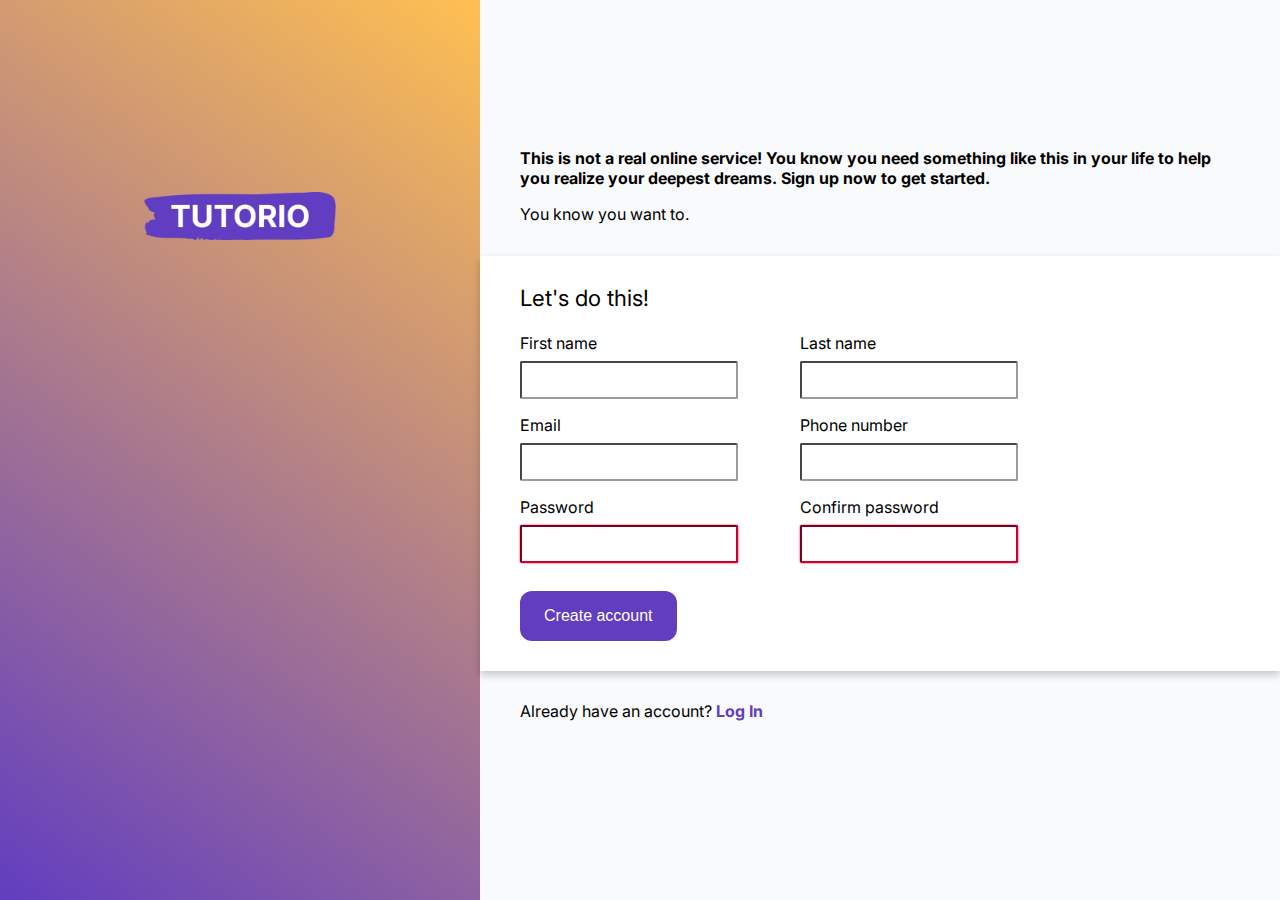
<file: index.html>
<!DOCTYPE html>
<html lang="en">
<head>
    <meta charset="UTF-8">
    <meta name="viewport" content="width=device-width, initial-scale=1.0">
    <title>Sign-up form</title>
    <link rel="stylesheet" href="styles.css">
    <link href="https://fonts.googleapis.com/css2?family=Cabin&family=Inter:wght@100;200;300;400;500;600;700;800;900&display=swap" rel="stylesheet">
</head>
<body>
    <div class="img">
        <div class="logo-container">
            <img src="./img/tutorio-low-resolution-logo-color-on-transparent-background.png" alt="logo" class="logo-img">
        </div>
    </div>
    <div class="right">
        <p class="bold-text">This is not a real online service! You know you need something like this in your life to help you realize your deepest dreams. Sign up now to get started.</p>
        You know you want to.
        <form action="post">
            <p>Let's do this!</p>
            <div class="inputs">
                <ul>
                <li><label for="firstname">First name</label>
                <input type="text" id="firstname" name="firstname"></li>
                <li><label for="lastname">Last name</label>
                <input type="text" id="lastname" name="lastname"></li>
                <li><label for="email">Email</label>
                <input type="email" id="email" name="email"></li>
                <li><label for="tel">Phone number</label>
                <input type="tel" id="tel" name="tel"></li>
                <li><label for="password">Password</label>
                <input type="password" id="password" name="password" required></li>
                <li><label for="con-password">Confirm password</label>
                <input type="password" id="con-password" name="password" required></li>
                </ul>
            </div>
            <button>Create account</button>
        </form>
        <p>Already have an account? <span class="login">Log In</span></p>
    </div>
</body>
</html>
</file>
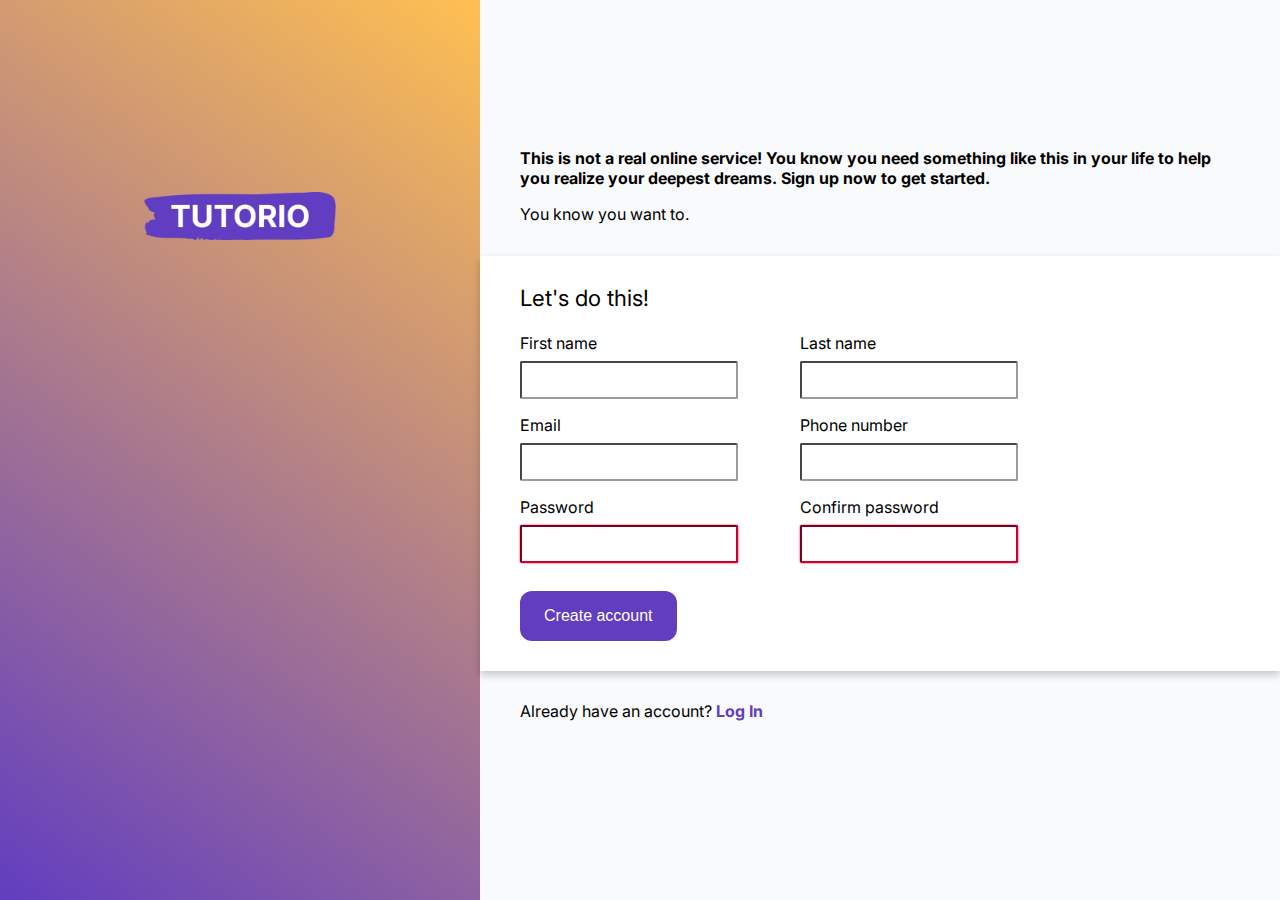
<file: form.html>
<!DOCTYPE html>
<html lang="en">
<head>
    <meta charset="UTF-8">
    <meta name="viewport" content="width=device-width, initial-scale=1.0">
    <title>Sign-up form</title>
    <link rel="stylesheet" href="styles.css">
    <link href="https://fonts.googleapis.com/css2?family=Cabin&family=Inter:wght@100;200;300;400;500;600;700;800;900&display=swap" rel="stylesheet">
</head>
<body>
    <div class="img">
        <div class="logo-container">
            <img src="./img/tutorio-low-resolution-logo-color-on-transparent-background.png" alt="logo" class="logo-img">
        </div>
    </div>
    <div class="right">
        <p class="bold-text">This is not a real online service! You know you need something like this in your life to help you realize your deepest dreams. Sign up now to get started.</p>
        You know you want to.
        <form action="post">
            <p>Let's do this!</p>
            <div class="inputs">
                <ul>
                <li><label for="firstname">First name</label>
                <input type="text" id="firstname" name="firstname"></li>
                <li><label for="lastname">Last name</label>
                <input type="text" id="lastname" name="lastname"></li>
                <li><label for="email">Email</label>
                <input type="email" id="email" name="email"></li>
                <li><label for="tel">Phone number</label>
                <input type="tel" id="tel" name="tel"></li>
                <li><label for="password">Password</label>
                <input type="password" id="password" name="password" required></li>
                <li><label for="con-password">Confirm password</label>
                <input type="password" id="con-password" name="password" required></li>
                </ul>
            </div>
            <button>Create account</button>
        </form>
        <p>Already have an account? <span class="login">Log In</span></p>
    </div>
</body>
</html>
</file>
<file: styles.css>
body {
    -webkit-appearance: none;
    -moz-appearance: none;
    appearance: none;
    display: flex;
    margin: 0;
    height: 100vh;
    font-family: 'Inter', sans-serif;
    background-color: #f9fafb;
    align-items: center;
}

.img {
    background-image: linear-gradient(0.6turn, #FFC051, #613DC0);
    background-size: cover;
    flex: 2;
    min-width: 200px;
    align-self: stretch;
}

.logo-img {
    display: block;
    width: 40%;
    margin-left: auto;
    margin-right: auto;
    margin-top: 40%;
}

.right {
    margin: 40px;
    margin-top: 1vh;
    flex: 3;
}

.bold-text {
    font-weight: bold;
}

ul {
    padding: 0;
    list-style-type: none;
    display: flex;
    flex-wrap: wrap;
    gap: 1rem;
    align-items: flex-start;
    column-gap: 2rem;
}

li {
    flex: 0 0 calc(50% - 7rem);
}

form {
    border: none;
    padding: 5px 40px 30px 40px;
    min-width: 250px;
    background-color: #fff;
    width: 100%;
    margin: 32px -40px 30px -40px;
    box-shadow: 0 4px 8px 0 rgba(0, 0, 0, 0.2);
}

form > p {
    font-size: 1.4rem;
}

form > * {
    flex-basis: 100%;
}

label,
input {
    display: block;
}

input {
    padding-left: 4px;
    font-size: 1rem;
    width: 13rem;
    height: 2rem;
    outline: none;
    border-color: #9b9b9b;
    border-radius: 2px;
}

li > label {
    margin-bottom: 0.5rem;
}

button {
    margin-top: 12px;
    padding: 16px 24px;
    background-color: #613DC0;
    color: #fff;
    border: none;
    border-radius: 12px;
    font-size: 1rem;
}

.login {
    font-weight: bold;
    color: #613DC0;
}

input:focus {
    outline: none;
    border-color: #613DC0;
    box-shadow: 0 0 2px #613DC0;
    border-radius: 2px;
}

input:invalid {
    outline: none;
    border-color: #cc0033;
    box-shadow: 0 0 2px #cc0033;
    border-radius: 2px;
}

button:hover {
    background-color: #8c6edf;
  }

button:active {
    background-color: #613DC0;
  }

@media (max-width: 870px) {
    body {
        display: block;
    }

    .img {
        height: 32vh;
        width: 100vw;
        padding: 16vh 0 0 0;
    }

    .logo-img {
        margin-top: 0;
    }

    .right {
        padding-bottom: 5rem;
        margin-top: 4vh;
    }
  }
</file>
